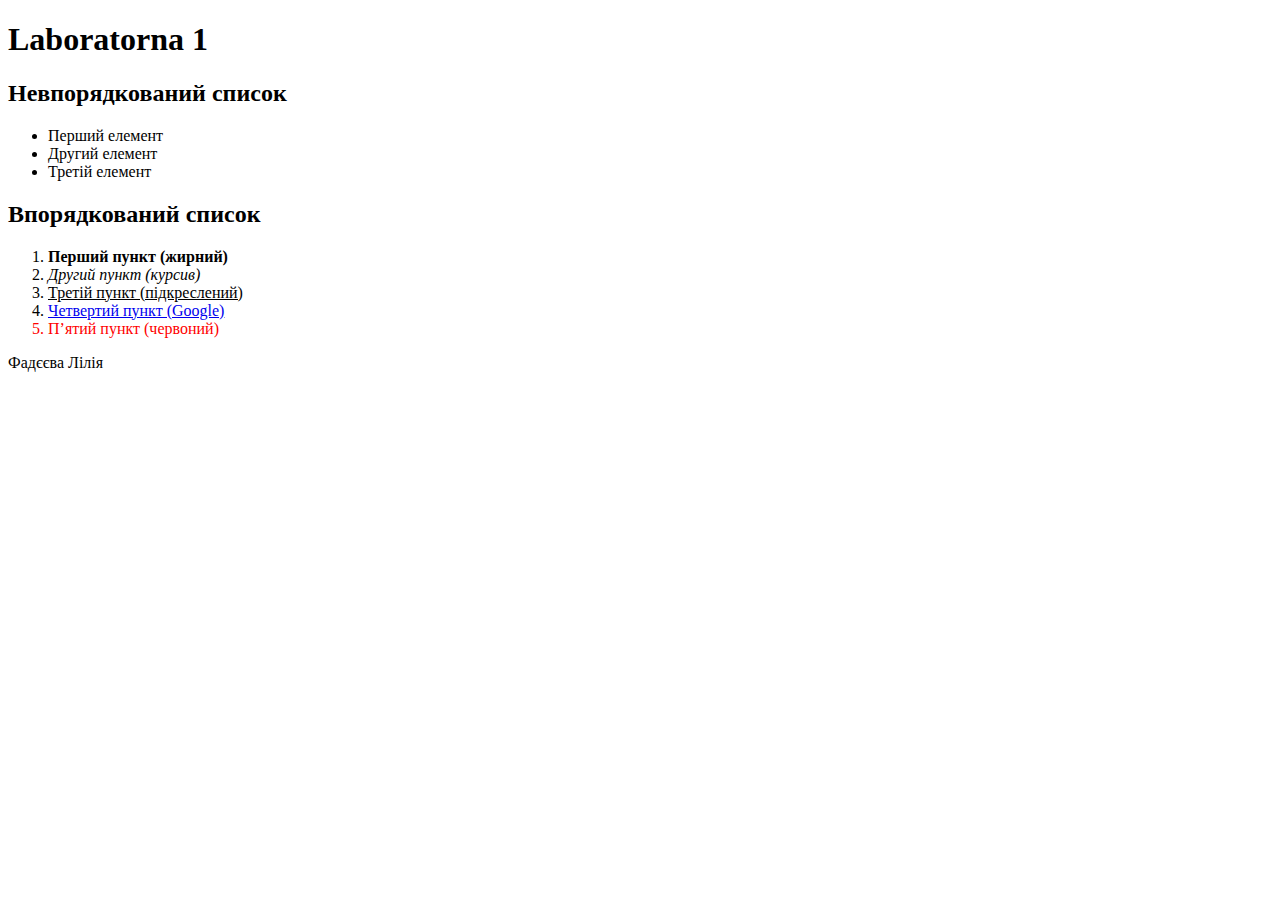
<file: lab_01/index.html>
<!DOCTYPE html>
<html>
<head>
    <meta charset="UTF-8">
    <title>FKISIT</title>
</head>
<body>
    <header>
        <h1>Laboratorna 1</h1>
    </header>

    <main>
        <h2>Невпорядкований список</h2>
        <ul>
            <li>Перший елемент</li>
            <li>Другий елемент</li>
            <li>Третій елемент</li>
        </ul>

        <h2>Впорядкований список</h2>
        <ol>
            <li><b>Перший пункт (жирний)</b></li>
            <li><i>Другий пункт (курсив)</i></li>
            <li><u>Третій пункт (підкреслений)</u></li>
            <li><a href="https://www.google.com" target="_blank">Четвертий пункт (Google)</a></li>
            <li style="color: red;">П’ятий пункт (червоний)</li>
        </ol>
    </main>

    <footer>
        <p>Фадєєва Лілія</p>
    </footer>
</body>
</html>
</file>
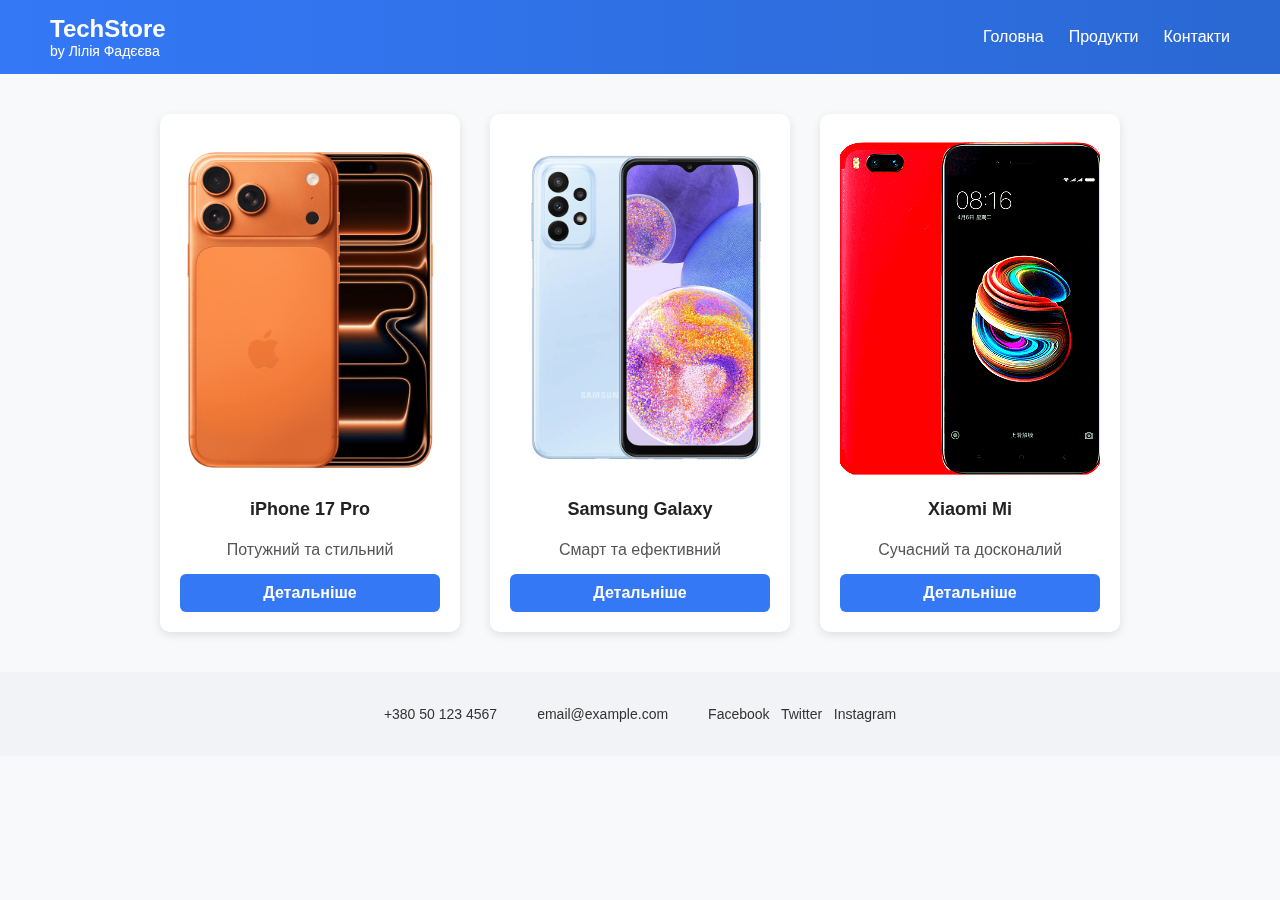
<file: lab_02/index.html>
<!DOCTYPE html>
<html lang="uk">
<head>
  <meta charset="UTF-8">
  <meta name="viewport" content="width=device-width, initial-scale=1.0">
  <title>TechStore by Лілія Фадєєва</title>
  <link rel="stylesheet" href="style.css">
</head>
<body>

  <header>
    <div class="logo">
      <h1>TechStore</h1>
      <p>by Лілія Фадєєва</p>
    </div>
    <nav>
      <ul>
        <li><a href="#">Головна</a></li>
        <li><a href="#">Продукти</a></li>
        <li><a href="#">Контакти</a></li>
      </ul>
    </nav>
  </header>

  <main>
    <section class="product">
      <img src="iphone17pro.png" alt="iPhone 14">
      <h2>iPhone 17 Pro</h2>
      <p>Потужний та стильний</p>
      <a href="https://apple.com" target="_blank" class="btn">Детальніше</a>
    </section>

    <section class="product">
      <img src="sumsung_galaxy.png" alt="Samsung Galaxy S23">
      <h2>Samsung Galaxy</h2>
      <p>Смарт та ефективний</p>
      <a href="https://samsung.com" target="_blank" class="btn">Детальніше</a>
    </section>

    <section class="product">
      <img src="xiaomi_mi.png" alt="Xiaomi Mi 13" class="third-product">
      <h2>Xiaomi Mi</h2>
      <p>Сучасний та досконалий</p>
      <a href="https://mi.com" target="_blank" class="btn">Детальніше</a>
    </section>
  </main>

  
  <footer>
    <div class="footer-content">
      <p>+380 50 123 4567</p>
      <p>email@example.com</p>
      <p>Facebook &nbsp; Twitter &nbsp; Instagram</p>
    </div>
  </footer>

</body>
</html>
</file>
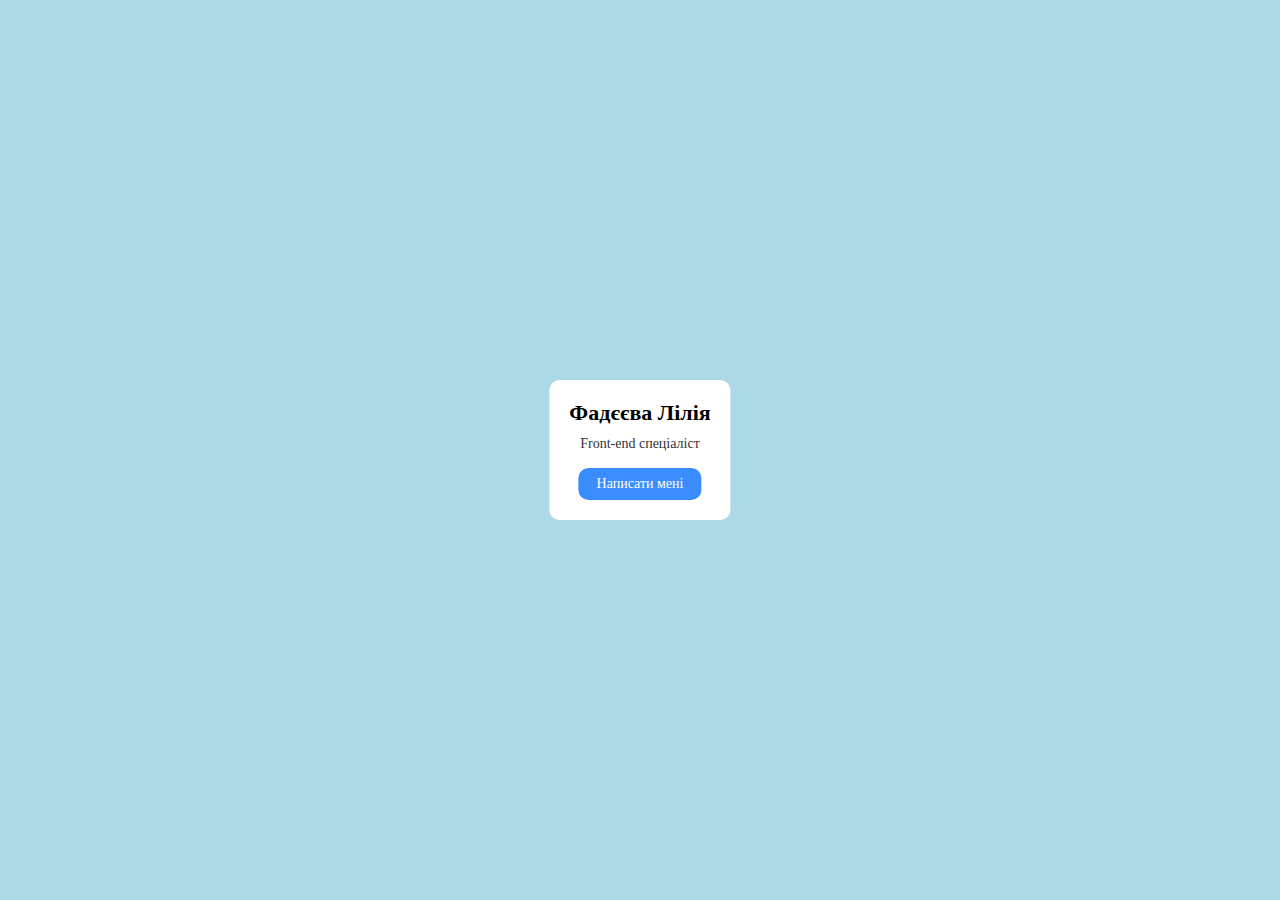
<file: lab_04/index4.html>
<!DOCTYPE html>  <html lang="uk">  
<head>  
    <meta charset="UTF-8">  
    <title>Візитка розробника</title>  
    <link rel="stylesheet" href="style4.css">  
</head>  
<body>  
  <div class="card">  
    <h1>Фадєєва Лілія</h1>  
    <p>Front-end спеціаліст</p>  
    <a href="#" class="btn">Написати мені</a>
  </div>

</body>  
</html>
</file>
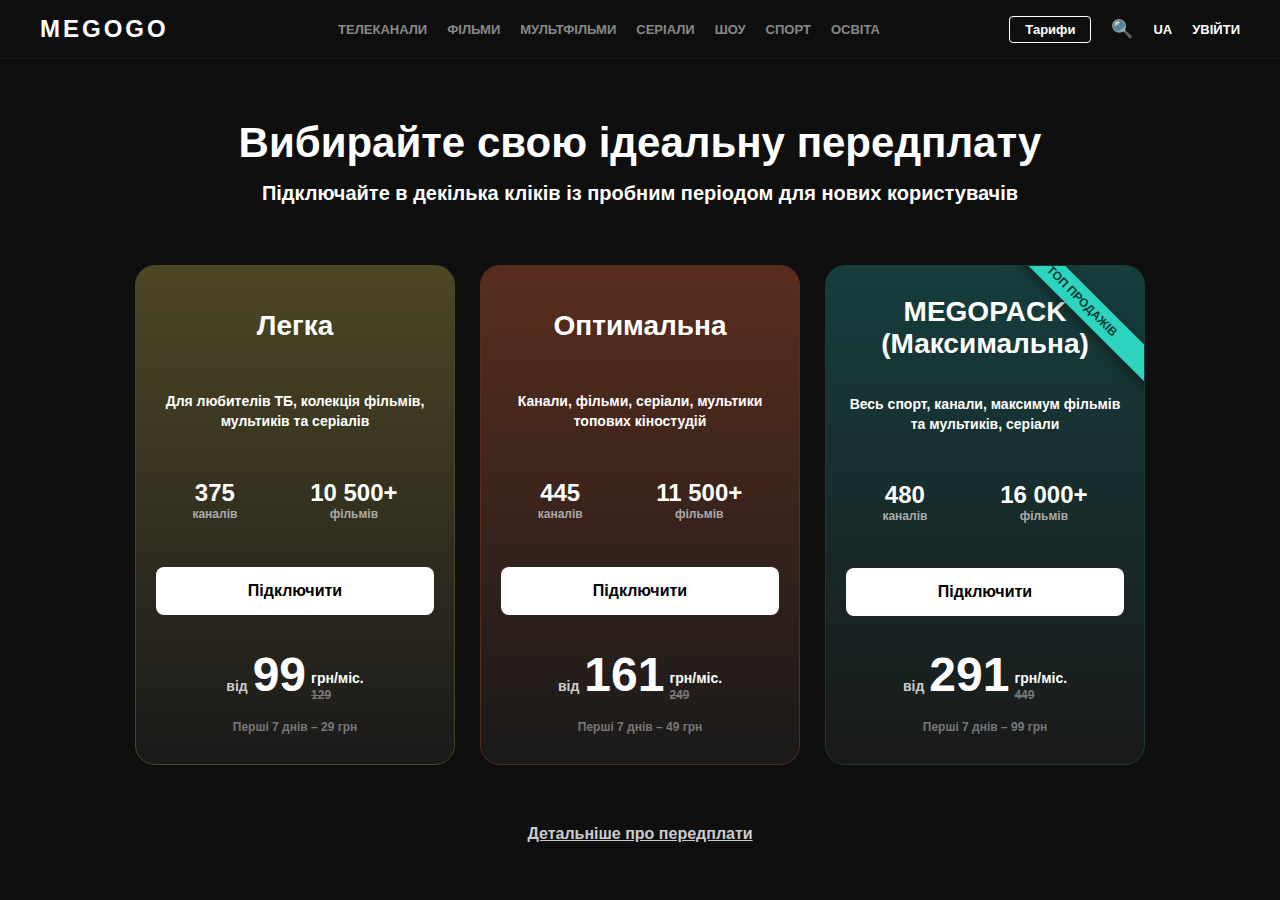
<file: lab_05/page.html>
<!DOCTYPE html>
<html lang="uk">
<head>
    <meta charset="UTF-8">
    <meta name="viewport" content="width=device-width, initial-scale=1.0">
    <title>MEGOGO</title>
    <link rel="stylesheet" href="page.css">
</head>
<body>

    <header>
        <div class="header-container">
            <a href="page.html" class="logo">MEGOGO</a>
            
            <nav>
                <ul class="nav-links">
                    <li class="dropdown">
                        <a href="#">ТЕЛЕКАНАЛИ</a>
                        <div class="dropdown-content">
                            <a href="#">Національні канали</a>
                            <a href="#">Інформаційні</a>
                            <a href="#">Спорт та трансляції</a>
                            <a href="#">Для всієї родини</a>
                        </div>
                    </li>
                    <li class="dropdown">
                        <a href="#">ФІЛЬМИ</a>
                        <div class="dropdown-content">
                            <a href="#">Екшн та пригоди</a>
                            <a href="#">Жахи</a>
                            <a href="#">Мелодрами</a>
                            <a href="#">Новинки</a>
                        </div>
                    </li>
                    <li class="dropdown">
                        <a href="#" >МУЛЬТФІЛЬМИ</a>
                        <div class="dropdown-content">
                            <a href="#">Для дітей</a>
                            <a href="#">Анімаційні серіали</a>
                            <a href="#">Новинки</a>
                        </div>
                    </li>
                    <li class="dropdown">
                        <a href="#">СЕРІАЛИ</a>
                        <div class="dropdown-content">
                            <a href="#">Сучасні українські</a>
                            <a href="#">Хіти з-за кордону</a>
                            <a href="#">Топ серіалів</a>
                        </div>
                    </li>
                    <li class="dropdown">
                        <a href="#">ШОУ</a>
                        <div class="dropdown-content">
                            <a href="#">Вечірні формати</a>
                            <a href="#">Реаліті-шоу</a>
                            <a href="#">Конкурси та таланти</a>
                            <a href="#">Новинки</a>
                        </div>
                    </li>
                    <li class="dropdown">
                        <a href="#">СПОРТ</a>
                        <div class="dropdown-content">
                            <a href="#">Командні ігри</a>
                            <a href="#">Єдиноборства</a>
                            <a href="#">Прямі ефіри</a>
                            <a href="#">Турніри</a>
                            <a href="#">Новинки</a>
                        </div>
                    </li>
                    <li class="dropdown">
                        <a href="#">ОСВІТА</a>
                        <div class="dropdown-content">
                            <a href="#">Пізнавальні фільми</a>
                            <a href="#">Навчальні курси</a>
                            <a href="#">Новинки</a>
                        </div>
                    </li>
                </ul>
            </nav>

            <div class="user-actions">
                <a href="#" class="btn-outline">Тарифи</a>
                <a href="#" class="icon-search">🔍</a>
                <span class="lang">UA</span>
                <a href="registration.html" class="login-link">УВІЙТИ</a>
            </div>
        </div>
    </header>

    <main>
        <section class="hero">
            <h1>Вибирайте свою ідеальну передплату</h1>
            <p>Підключайте в декілька кліків із пробним періодом для нових користувачів</p>
        </section>

        <section class="pricing-container">
            
            <article class="card card-light">
                <h2>Легка</h2>
                <p class="description">Для любителів ТБ, колекція фільмів, мультиків та серіалів</p>
                
                <div class="stats">
                    <div>
                        <span class="big-num">375</span>
                        <span class="label">каналів</span>
                    </div>
                    <div>
                        <span class="big-num">10 500+</span>
                        <span class="label">фільмів</span>
                    </div>
                </div>

                <a href="#" class="btn-connect">Підключити</a>

                <div class="price-block">
                    <div class="price">
                        <span class="price-label">від</span>
                        <span class="big-price">99</span>
                        <span class="price-currency">
                            грн/міс.
                            <span class="old-price">129</span>
                        </span>
                    </div>
                    <p class="trial-info">Перші 7 днів – 29 грн</p>
                </div>
            </article>

            <article class="card card-optimal">
                <h2>Оптимальна</h2>
                <p class="description">Канали, фільми, серіали, мультики топових кіностудій</p>
                
                <div class="stats">
                    <div>
                        <span class="big-num">445</span>
                        <span class="label">каналів</span>
                    </div>
                    <div>
                        <span class="big-num">11 500+</span>
                        <span class="label">фільмів</span>
                    </div>
                </div>

                <a href="#" class="btn-connect">Підключити</a>

                <div class="price-block">
                    <div class="price">
                        <span class="price-label">від</span>
                        <span class="big-price">161</span>
                        <span class="price-currency">
                            грн/міс.
                            <span class="old-price">249</span>
                        </span>
                    </div>
                    <p class="trial-info">Перші 7 днів – 49 грн</p>
                </div>
            </article>

            <article class="card card-max">
                <div class="ribbon">Топ продажів</div>
                <h2>MEGOPACK <br> (Максимальна)</h2>
                <p class="description">Весь спорт, канали, максимум фільмів та мультиків, серіали</p>
                
                <div class="stats">
                    <div>
                        <span class="big-num">480</span>
                        <span class="label">каналів</span>
                    </div>
                    <div>
                        <span class="big-num">16 000+</span>
                        <span class="label">фільмів</span>
                    </div>
                </div>

                <a href="#" class="btn-connect">Підключити</a>

                <div class="price-block">
                    <div class="price">
                        <span class="price-label">від</span>
                        <span class="big-price">291</span>
                        <span class="price-currency">
                            грн/міс.
                            <span class="old-price">449</span>
                        </span>
                    </div>
                    <p class="trial-info">Перші 7 днів – 99 грн</p>
                </div>
            </article>

        </section>

        <div class="bottom-link">
            <a href="#">Детальніше про передплати</a>
        </div>
    </main>

</body>
</html>
</file>
<file: lab_02/style.css>
body {
  margin: 0;
  font-family: 'Segoe UI', Arial, sans-serif;
  background-color: #f8f9fb;
  color: #222;
}

header {
  background: linear-gradient(90deg, #3478f6, #2a68d3);
  color: white;
  display: flex;
  justify-content: space-between;
  align-items: center;
  padding: 15px 50px;
}

.logo h1 {
  margin: 0;
  font-size: 24px;
  font-weight: 700;
}

.logo p {
  margin: 0;
  font-size: 14px;
}

nav ul {
  list-style: none;
  margin: 0;
  padding: 0;
  display: flex;
  gap: 25px;
}

nav a {
  color: white;
  text-decoration: none;
  font-weight: 500;
}

nav a:hover {
  text-decoration: underline;
}

main {
  display: flex;
  justify-content: center;
  gap: 30px;
  padding: 40px 20px;
  flex-wrap: wrap;
  align-items: stretch;
}

.product {
  background: white;
  border-radius: 10px;
  width: 260px;
  padding: 20px;
  text-align: center;
  box-shadow: 0 3px 10px rgba(0, 0, 0, 0.1);
  display: flex;
  flex-direction: column;
  justify-content: space-between;
}

.product img {
  width: 100%;
  height: 350px;
  border-radius: 8px;
  object-fit: cover;
}

.third-product {
  filter: brightness(1.2) saturate(2) contrast(1.2);
  mix-blend-mode: multiply;
  background-color: transparent;
}

.product h2 {
  margin: 15px 0 5px;
  font-size: 18px;
}

.product p {
  color: #555;
  margin-bottom: 15px;
}

.btn {
  display: inline-block;
  background-color: #3478f6;
  color: white;
  text-decoration: none;
  padding: 10px 20px;
  border-radius: 6px;
  font-weight: 600;
}

.btn:hover {
  background-color: #265ec9;
}

footer {
  background-color: #f1f3f6;
  text-align: center;
  padding: 20px 10px;
  font-size: 14px;
  color: #333;
}

.footer-content {
  display: flex;
  justify-content: center;
  flex-wrap: wrap;
  gap: 40px;
}
</file>
<file: lab_04/style4.css>
body {
    margin: 0;
    background: lightblue;
}

/* Візитка */
.card {
    position: absolute;
    top: 50%;
    left: 50%;
    transform: translate(-50%, -50%);
    padding: 20px;
    background-color: #ffffff;
    text-align: center;
    border-radius: 10px;

    /* анімація */
    animation: bouncing 3s ease-in-out infinite;
}

.card h1 {
    margin: 0 0 10px;
    font-size: 22px;
}

.card p {
    margin: 0 0 16px;
    font-size: 14px;
    color: #333333;
}

.btn {
    display: inline-block;
    padding: 8px 18px;
    background-color: #3b8dff;
    color: #ffffff;
    text-decoration: none;
    font-size: 14px;
    border-radius: 10px;
    transition:background-color 0.3s ease ;
}

.btn:hover{
  background-color: #69b2ff;
}

@keyframes bouncing {
    0% {
        transform: translate(-50%, -50%);
    }
    50% {
        transform: translate(-50%, calc(-50% - 15px));
    }
    100% {
        transform: translate(-50%, -50%);
    }
}
</file>
<file: lab_05/page.css>
* {
    box-sizing: border-box;
    margin: 0;
    padding: 0;
}

body {
    background-color: #0f0f0f;
    color: #ffffff;
    font-family: 'Montserrat', 'Poppins', 'Lato', sans-serif;
    font-weight: 700;
    min-height: 100vh;
    display: flex;
    flex-direction: column;
}

a {
    text-decoration: none;
    color: inherit;
    transition: color 0.3s ease;
}

ul {
    list-style: none;
}

header {
    background-color: #0f0f0f;
    padding: 15px 40px;
    position: sticky;
    top: 0;
    z-index: 1000;
    border-bottom: 1px solid #1a1a1a;
}

.header-container {
    display: flex;
    align-items: center;
    justify-content: space-between;
    max-width: 1400px;
    margin: 0 auto;
}

.logo {
    font-size: 24px;
    font-weight: 900;
    letter-spacing: 3px;
    color: #fff;
    margin-right: 40px;
    text-transform: uppercase;
    transition: transform 0.3s ease;
}

.logo:hover {
    transform: scale(1.05);
}

.nav-links {
    display: flex;
    gap: 20px;
}

.nav-links li {
    position: relative;
}

.nav-links a {
    font-size: 13px;
    font-weight: 700;
    color: #888;
    text-transform: uppercase;
    padding: 10px 0;
    transition: color 0.3s ease;
}

.nav-links a:hover, 
.nav-links a.active-link {
    color: #fff;
}

.dropdown-content {
    display: none;
    font-family: 'Montserrat', 'Poppins', 'Lato', sans-serif;
    position: absolute;
    top: 100%;
    left: 0;
    background-color: #fff;
    min-width: 200px;
    box-shadow: 0 8px 16px rgba(0,0,0,0.3);
    border-radius: 8px;
    padding: 10px 0;
    z-index: 1;
    opacity: 0;
    transform: translateY(-10px);
    transition: opacity 0.3s ease, transform 0.3s ease;
}

.dropdown:hover .dropdown-content {
    display: block;
    opacity: 1;
    transform: translateY(0);
}

.dropdown-content a {
    color: #333;
    padding: 10px 20px;
    display: block;
    text-transform: none;
    font-weight: 500;
    transition: all 0.3s ease;
}

.dropdown-content a:hover {
    color: #ff4b4b;
    transform: translateX(5px);
}

.dropdown-content a.highlight-red {
    color: #333 !important;
}

.dropdown-content a.highlight-red:hover {
    color: #ff4b4b !important;
    transform: translateX(5px);
}

.user-actions {
    display: flex;
    align-items: center;
    gap: 20px;
}

.btn-outline {
    border: 1px solid #fff;
    border-radius: 4px;
    padding: 5px 15px;
    font-size: 13px;
    font-weight: 600;
    transition: all 0.3s ease;
}

.btn-outline:hover {
    background-color: #fff;
    color: #0f0f0f;
    transform: scale(1.05);
}

.icon-search {
    font-size: 18px;
    cursor: pointer;
    transition: transform 0.3s ease;
}

.icon-search:hover {
    transform: scale(1.2);
}

.lang {
    font-size: 13px;
    font-weight: 700;
    cursor: pointer;
    transition: color 0.3s ease;
}

.lang:hover {
    color: #00cba0;
}

.login-link {
    font-size: 13px;
    font-weight: 700;
    transition: color 0.3s ease;
}

.login-link:hover {
    color: #00cba0;
}

.hero {
    text-align: center;
    margin-top: 60px;
    margin-bottom: 40px;
    padding: 0 20px;
}

.hero h1 {
    font-size: 42px;
    margin-bottom: 15px;
    font-weight: 700;
}

.hero p {
    font-size: 20px;
}

.pricing-container {
    display: flex;
    justify-content: center;
    flex-wrap: wrap;
    gap: 25px;
    padding: 20px;
    max-width: 1200px;
    margin: 0 auto;
}

.card {
    width: 320px;
    border-radius: 20px;
    padding: 30px 20px;
    text-align: center;
    position: relative;
    transition: transform 0.4s ease, box-shadow 0.4s ease;
    display: flex;
    flex-direction: column;
    justify-content: space-between;
    min-height: 500px;
}

.card:hover {
    transform: translateY(-15px) scale(1.02);
    box-shadow: 0 15px 40px rgba(0,0,0,0.6);
}

.card-light {
    background: linear-gradient(180deg, #4d4624 0%, #1a1a1a 100%);
    border: 1px solid #4d4624;
}

.card-optimal {
    background: linear-gradient(180deg, #592d1d 0%, #1a1a1a 100%);
    border: 1px solid #592d1d;
}

.card-max {
    background: linear-gradient(180deg, #163d3d 0%, #1a1a1a 100%);
    border: 1px solid #163d3d;
}

.card h2 {
    font-size: 28px;
    margin-bottom: 20px;
    min-height: 60px;
    display: flex;
    align-items: center;
    justify-content: center;
}

.description {
    font-size: 14px;
    line-height: 1.4;
    margin-bottom: 30px;
    min-height: 40px;
}

.stats {
    display: flex;
    justify-content: space-around;
    margin-bottom: 30px;
}

.stats div {
    display: flex;
    flex-direction: column;
}

.big-num {
    font-size: 24px;
    font-weight: 800;
}

.label {
    font-size: 12px;
    color: #aaa;
}

.btn-connect {
    background-color: #fff;
    color: #000;
    padding: 15px 0;
    border-radius: 8px;
    font-weight: 700;
    display: block;
    width: 100%;
    margin-bottom: 20px;
    transition: all 0.3s ease;
    cursor: pointer;
}

.btn-connect:hover {
    background-color: #f0f0f0;
    transform: scale(1.05);
    box-shadow: 0 4px 15px rgba(255,255,255,0.3);
}

.price-block {
    text-align: center;
}

.price {
    font-size: 14px;
    margin-bottom: 0;
    display: flex;
    align-items: baseline;
    justify-content: center;
    gap: 5px;
}

.price-label {
    font-size: 14px;
    color: #ccc;
}

.big-price {
    font-size: 48px;
    font-weight: 700;
    line-height: 1;
}

.price-currency {
    font-size: 14px;
    color: #fff;
    display: flex;
    flex-direction: column;
    align-items: flex-start;
    transform: translateY(-8px);
}

.old-price {
    text-decoration: line-through;
    color: #777;
    font-size: 12px;
    margin-top: 2px;
}

.trial-info {
    font-size: 12px;
    color: #777;
    margin-top: 10px;
}

.card-max {
    overflow: hidden; 
}

.ribbon {
    position: absolute;
    top: 22px;
    right: -55px;

    background-color: #2dd4bf;
    color: #003c34;

    padding: 6px 70px;
    font-size: 12px;
    font-weight: 800;
    text-transform: uppercase;

    transform: rotate(45deg);
    box-shadow: 0 4px 12px rgba(0,0,0,0.4);
}

@keyframes pulse {
    0%, 100% {
        transform: rotate(15deg) scale(1);
    }
    50% {
        transform: rotate(15deg) scale(1.05);
    }
}

.bottom-link {
    text-align: center;
    margin: 40px 0;
}

.bottom-link a {
    text-decoration: underline;
    color: #ccc;
    transition: color 0.3s ease;
}

.bottom-link a:hover {
    color: #fff;
}

.auth-wrapper {
    flex-grow: 1;
    display: flex;
    justify-content: center;
    align-items: center;
    padding: 40px 20px;

    background:
        radial-gradient(circle at top, #1f2933 0%, transparent 60%),
        #0f0f0f;
}

.auth-container {
    background-color: #141414;
    padding: 42px 40px;
    width: 100%;
    max-width: 400px;

    border-radius: 14px;
    border: 1px solid #222;

    box-shadow: 0 20px 40px rgba(0,0,0,0.7);
}

.auth-container h2 {
    margin-bottom: 28px;
    text-align: center;
    font-size: 24px;
    font-weight: 800;
}


.form-group {
    margin-bottom: 22px;
}

.form-group label {
    display: block;
    margin-bottom: 6px;
    font-size: 13px;
    color: #9ca3af;
}

.form-group input {
    width: 100%;
    padding: 14px;

    background-color: #1c1c1c;
    border: 1px solid #2a2a2a;
    border-radius: 8px;

    color: #fff;
    font-size: 15px;

    transition: border-color 0.25s ease, box-shadow 0.25s ease;
}

.form-group input:focus {
    outline: none;
    border-color: #3b82f6;
    box-shadow: 0 0 0 2px rgba(59,130,246,0.25);
}


.btn-submit {
    width: 100%;
    padding: 14px;
    margin-bottom: 12px;

    background-color: #2563eb;
    color: #fff;

    border: none;
    border-radius: 8px;

    font-size: 15px;
    font-weight: 700;
    cursor: pointer;

    transition: background-color 0.25s ease, transform 0.2s ease;
}

.btn-submit:hover {
    background-color: #1d4ed8;
    transform: translateY(-1px);
}

.btn-submit:active {
    transform: translateY(0);
}

.btn-register {
    width: 100%;
    padding: 12px;

    background-color: transparent;
    border: 1px solid #2a2a2a;
    border-radius: 8px;

    color: #cbd5e1;
    font-size: 14px;
    cursor: pointer;

    transition: border-color 0.25s ease, color 0.25s ease;
}

.btn-register:hover {
    border-color: #3b82f6;
    color: #fff;
}

@media (max-width: 1024px) {
    .nav-links {
        display: none;
    }
    .header-container {
        justify-content: space-between;
    }
}

@media (max-width: 768px) {
    .pricing-container {
        flex-direction: column;
        align-items: center;
    }
    
    .hero h1 {
        font-size: 28px;
    }
    
    .hero p {
        font-size: 16px;
    }

    .card {
        width: 100%;
        max-width: 350px;
    }
    
    header {
        padding: 15px 20px;
    }
}
</file>
